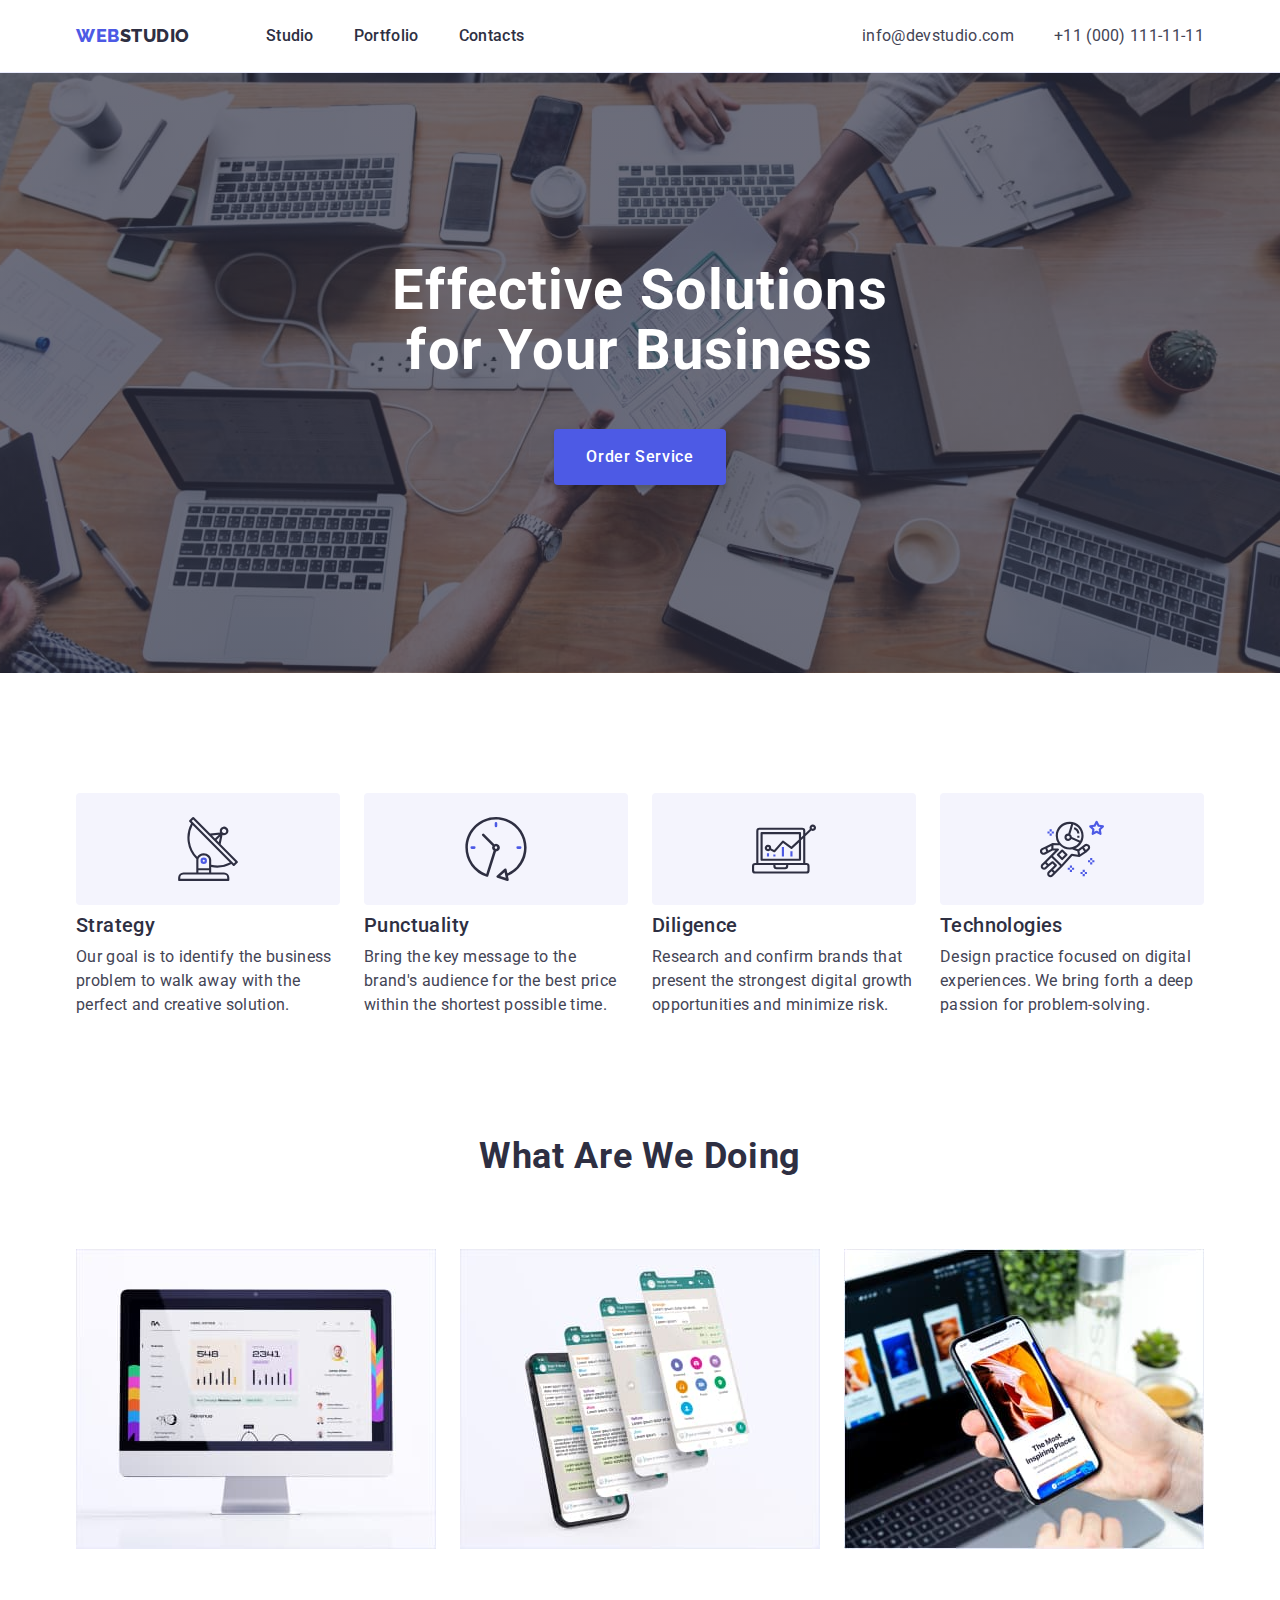
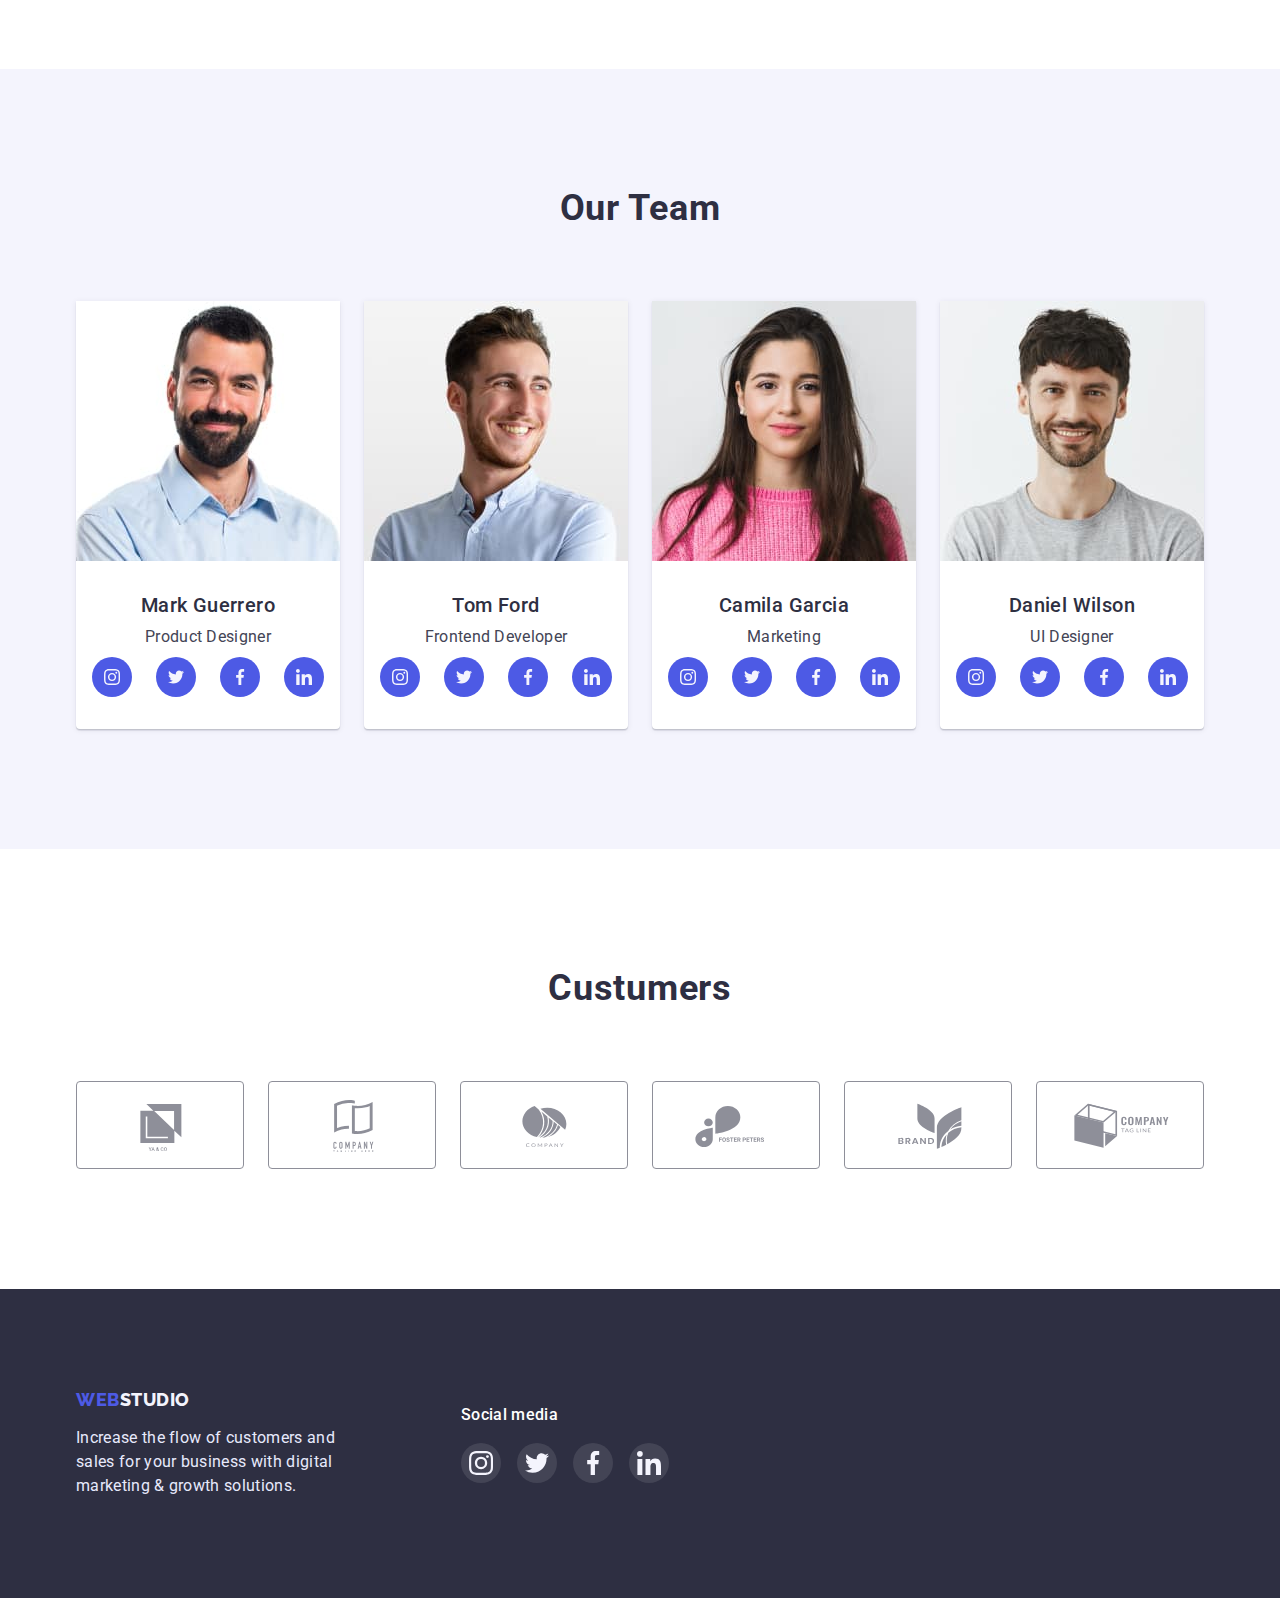
<file: index.html>
<!DOCTYPE html>
<html lang="en">
  <head>
    <meta charset="UTF-8" />
    <meta http-equiv="X-UA-Compatible" content="IE=edge" />
    <meta name="viewport" content="width=device-width, initial-scale=1.0" />
    <title>Web Studio</title>
    <link rel="preconnect" href="https://fonts.googleapis.com" />
    <link rel="preconnect" href="https://fonts.gstatic.com" crossorigin />
    <link
      href="https://fonts.googleapis.com/css2?family=Raleway:wght@800&family=Roboto:wght@400;500;700;900&display=swap"
      rel="stylesheet"
    />
    <link
      rel="stylesheet"
      href="https://cdn.jsdelivr.net/npm/modern-normalize@1.1.0/modern-normalize.min.css"
    />
    <link rel="stylesheet" href="./css/styles.css" />
  </head>
  <body>
    <header class="main-header">
      <div class="container page-header-container">
        <nav class="navigation">
          <a href="./index.html" class="logotype"
            ><span class="web">Web</span>Studio</a
          >
          <ul class="nav-list list">
            <li class="nav-item">
              <a href="./index.html" class="nav-link">Studio</a>
            </li>
            <li class="nav-item">
              <a href="./portfolio.html" class="nav-link">Portfolio</a>
            </li>
            <li class="nav-item">
              <a href="#footer" class="nav-link">Contacts</a>
            </li>
          </ul>
        </nav>
        <address class="header-contacts">
          <ul class="header-contacts-list list">
            <li class="header-contacts-item">
              <a href="mailto:info@devstudio.com" class="contact-link"
                >info@devstudio.com</a
              >
            </li>
            <li class="header-contacts-item">
              <a href="tel:+110001111111" class="contact-link"
                >+11 (000) 111-11-11</a
              >
            </li>
          </ul>
        </address>
      </div>
    </header>
    <main class="studio-page">
      <section class="hero section">
        <div class="container">
          <h1 class="hero-title">Effective Solutions for Your Business</h1>
          <button type="button" class="studio-button">Order Service</button>
        </div>
      </section>
      <section class="section-about section">
        <div class="container">
          <h2 class="visually-hidden">features</h2>
          <ul class="features-list list">
            <li class="features-list-item">
              <div class="about-icon-container">
                <svg class="about-icon" width="64" height="64">
                  <use href="./images/sprite.svg#icon-antenna"></use>
                </svg>
              </div>
              <h3 class="section-subtitle subtitle">Strategy</h3>
              <p class="section-text section-about-text">
                Our goal is to identify the business problem to walk away with
                the perfect and creative solution.
              </p>
            </li>
            <li class="features-list-item">
              <div class="about-icon-container">
                <svg class="about-icon" width="64" height="64">
                  <use href="./images/sprite.svg#icon-clock"></use>
                </svg>
              </div>
              <h3 class="section-subtitle subtitle">Punctuality</h3>
              <p class="section-text section-about-text">
                Bring the key message to the brand's audience for the best price
                within the shortest possible time.
              </p>
            </li>
            <li class="features-list-item">
              <div class="about-icon-container">
                <svg class="about-icon" width="64" height="64">
                  <use href="./images/sprite.svg#icon-diagram"></use>
                </svg>
              </div>
              <h3 class="section-subtitle subtitle">Diligence</h3>
              <p class="section-text section-about-text">
                Research and confirm brands that present the strongest digital
                growth opportunities and minimize risk.
              </p>
            </li>
            <li class="features-list-item">
              <div class="about-icon-container">
                <svg class="about-icon" width="64" height="64">
                  <use href="./images/sprite.svg#icon-astronaut"></use>
                </svg>
              </div>
              <h3 class="section-subtitle subtitle">Technologies</h3>
              <p class="section-text section-about-text">
                Design practice focused on digital experiences. We bring forth a
                deep passion for problem-solving.
              </p>
            </li>
          </ul>
        </div>
      </section>
      <section class="img-section">
        <div class="container">
          <h2 class="section-title title">What are we doing</h2>
          <ul class="img-list list">
            <li class="img-list-item">
              <img
                src="./images/img1.jpg"
                alt="functions"
                width="360"
                height="300"
              />
            </li>
            <li class="img-list-item">
              <img
                src="./images/img2.jpg"
                alt="functions"
                width="360"
                height="300"
              />
            </li>
            <li class="img-list-item">
              <img
                src="./images/img3.jpg"
                alt="functions"
                width="360"
                height="300"
              />
            </li>
          </ul>
        </div>
      </section>
      <section class="team section">
        <div class="container">
          <h2 class="section-title title">Our Team</h2>
          <ul class="team-list list">
            <li class="team-list-item">
              <img
                src="./images/team1.jpg"
                alt="team"
                width="264"
                height="260"
              />
              <div class="team-card-container">
                <h3 class="section-subtitle subtitle">Mark Guerrero</h3>
                <p class="section-text team-section-text">Product Designer</p>
                <ul class="team-sicial-list list">
                  <li class="team-social-list-item">
                    <a
                      class="team-social-list-link"
                      href="https://www.instagram.com/instagram/"
                      target="_blank"
                    >
                      <svg class="team-social-list-icon" width="16" height="16">
                        <use href="./images/sprite.svg#instagram"></use>
                      </svg>
                    </a>
                  </li>
                  <li class="team-social-list-item">
                    <a
                      class="team-social-list-link"
                      href="https://twitter.com/twitter?lang=uk"
                      target="_blank"
                    >
                      <svg class="team-social-list-icon" width="16" height="16">
                        <use href="./images/sprite.svg#twitter"></use>
                      </svg>
                    </a>
                  </li>
                  <li class="team-social-list-item">
                    <a
                      class="team-social-list-link"
                      href="https://www.facebook.com"
                      target="_blank"
                    >
                      <svg class="team-social-list-icon" width="16" height="16">
                        <use href="./images/sprite.svg#facebook"></use>
                      </svg>
                    </a>
                  </li>
                  <li class="team-social-list-item">
                    <a
                      class="team-social-list-link"
                      href="https://www.linkedin.com"
                      target="_blank"
                    >
                      <svg class="team-social-list-icon" width="16" height="16">
                        <use href="./images/sprite.svg#linkedin"></use>
                      </svg>
                    </a>
                  </li>
                </ul>
              </div>
            </li>
            <li class="team-list-item">
              <img
                src="./images/team2.jpg"
                alt="team"
                width="264"
                height="260"
              />
              <div class="team-card-container">
                <h3 class="section-subtitle subtitle">Tom Ford</h3>
                <p class="section-text team-section-text">Frontend Developer</p>
                <ul class="team-sicial-list list">
                  <li class="team-social-list-item">
                    <a
                      class="team-social-list-link"
                      href="https://www.instagram.com/instagram/"
                      target="_blank"
                    >
                      <svg class="team-social-list-icon" width="16" height="16">
                        <use href="./images/sprite.svg#instagram"></use>
                      </svg>
                    </a>
                  </li>
                  <li class="team-social-list-item">
                    <a
                      class="team-social-list-link"
                      href="https://twitter.com/twitter?lang=uk"
                      target="_blank"
                    >
                      <svg class="team-social-list-icon" width="16" height="16">
                        <use href="./images/sprite.svg#twitter"></use>
                      </svg>
                    </a>
                  </li>
                  <li class="team-social-list-item">
                    <a
                      class="team-social-list-link"
                      href="https://www.facebook.com"
                      target="_blank"
                    >
                      <svg class="team-social-list-icon" width="16" height="16">
                        <use href="./images/sprite.svg#facebook"></use>
                      </svg>
                    </a>
                  </li>
                  <li class="team-social-list-item">
                    <a
                      class="team-social-list-link"
                      href="https://www.linkedin.com"
                      target="_blank"
                    >
                      <svg class="team-social-list-icon" width="16" height="16">
                        <use href="./images/sprite.svg#linkedin"></use>
                      </svg>
                    </a>
                  </li>
                </ul>
              </div>
            </li>
            <li class="team-list-item">
              <img
                src="./images/team3.jpg"
                alt="team"
                width="264"
                height="260"
              />
              <div class="team-card-container">
                <h3 class="section-subtitle subtitle">Camila Garcia</h3>
                <p class="section-text team-section-text">Marketing</p>
                <ul class="team-sicial-list list">
                  <li class="team-social-list-item">
                    <a
                      class="team-social-list-link"
                      href="https://www.instagram.com/instagram/"
                      target="_blank"
                    >
                      <svg class="team-social-list-icon" width="16" height="16">
                        <use href="./images/sprite.svg#instagram"></use>
                      </svg>
                    </a>
                  </li>
                  <li class="team-social-list-item">
                    <a
                      class="team-social-list-link"
                      href="https://twitter.com/twitter?lang=uk"
                      target="_blank"
                    >
                      <svg class="team-social-list-icon" width="16" height="16">
                        <use href="./images/sprite.svg#twitter"></use>
                      </svg>
                    </a>
                  </li>
                  <li class="team-social-list-item">
                    <a
                      class="team-social-list-link"
                      href="https://www.facebook.com"
                      target="_blank"
                    >
                      <svg class="team-social-list-icon" width="16" height="16">
                        <use href="./images/sprite.svg#facebook"></use>
                      </svg>
                    </a>
                  </li>
                  <li class="team-social-list-item">
                    <a
                      class="team-social-list-link"
                      href="https://www.linkedin.com"
                      target="_blank"
                    >
                      <svg class="team-social-list-icon" width="16" height="16">
                        <use href="./images/sprite.svg#linkedin"></use>
                      </svg>
                    </a>
                  </li>
                </ul>
              </div>
            </li>
            <li class="team-list-item">
              <img
                src="./images/team4.jpg"
                alt="team"
                width="264"
                height="260"
              />
              <div class="team-card-container">
                <h3 class="section-subtitle subtitle">Daniel Wilson</h3>
                <p class="section-text team-section-text">UI Designer</p>
                <ul class="team-sicial-list list">
                  <li class="team-social-list-item">
                    <a
                      class="team-social-list-link"
                      href="https://www.instagram.com/instagram/"
                      target="_blank"
                    >
                      <svg class="team-social-list-icon" width="16" height="16">
                        <use href="./images/sprite.svg#instagram"></use>
                      </svg>
                    </a>
                  </li>
                  <li class="team-social-list-item">
                    <a
                      class="team-social-list-link"
                      href="https://twitter.com/twitter?lang=uk"
                      target="_blank"
                    >
                      <svg class="team-social-list-icon" width="16" height="16">
                        <use href="./images/sprite.svg#twitter"></use>
                      </svg>
                    </a>
                  </li>
                  <li class="team-social-list-item">
                    <a
                      class="team-social-list-link"
                      href="https://www.facebook.com"
                      target="_blank"
                    >
                      <svg class="team-social-list-icon" width="16" height="16">
                        <use href="./images/sprite.svg#facebook"></use>
                      </svg>
                    </a>
                  </li>
                  <li class="team-social-list-item">
                    <a
                      class="team-social-list-link"
                      href="https://www.linkedin.com"
                      target="_blank"
                    >
                      <svg class="team-social-list-icon" width="16" height="16">
                        <use href="./images/sprite.svg#linkedin"></use>
                      </svg>
                    </a>
                  </li>
                </ul>
              </div>
            </li>
          </ul>
        </div>
      </section>
      <section class="section-customers section">
        <div class="container">
          <h2 class="section-title title">Custumers</h2>
          <ul class="customers-list list">
            <li class="customers-list-item">
              <a href="" class="customers-list-link">
                <svg class="customer-list-icon" width="104" height="56">
                  <use href="./images/sprite.svg#icon-logo"></use>
                </svg>
              </a>
            </li>
            <li class="customers-list-item">
              <a href="" class="customers-list-link">
                <svg class="customer-list-icon" width="104" height="56">
                  <use href="./images/sprite.svg#icon-logo-1"></use>
                </svg>
              </a>
            </li>
            <li class="customers-list-item">
              <a href="" class="customers-list-link">
                <svg class="customer-list-icon" width="104" height="56">
                  <use href="./images/sprite.svg#icon-logo-2"></use>
                </svg>
              </a>
            </li>
            <li class="customers-list-item">
              <a href="" class="customers-list-link">
                <svg class="customer-list-icon" width="104" height="56">
                  <use href="./images/sprite.svg#icon-logo-3"></use>
                </svg>
              </a>
            </li>
            <li class="customers-list-item">
              <a href="" class="customers-list-link">
                <svg class="customer-list-icon" width="104" height="56">
                  <use href="./images/sprite.svg#icon-logo-4"></use>
                </svg>
              </a>
            </li>
            <li class="customers-list-item">
              <a href="" class="customers-list-link">
                <svg class="customer-list-icon" width="104" height="56">
                  <use href="./images/sprite.svg#icon-logo-5"></use>
                </svg>
              </a>
            </li>
          </ul>
        </div>
      </section>
    </main>
    <footer class="footer" id="footer">
      <div class="container footer-container">
        <div class="footer-text-container">
          <a href="./index.html" class="logotype-footer"
            ><span class="web">Web</span>Studio</a
          >
          <p class="footer-info">
            Increase the flow of customers and sales for your business with
            digital marketing & growth solutions.
          </p>
        </div>
        <div class="footer-social-list-container">
          <h3 class="footer-social-list-suptitle">Social media</h3>
          <ul class="footer-social-list list">
            <li class="footer-social-list-item">
              <a
                href="https://www.instagram.com/instagram/"
                class="footer-social-list-link"
                target="_blank"
              >
                <svg class="footer-social-list-icon" width="24" height="24">
                  <use href="./images/sprite.svg#instagram"></use>
                </svg>
              </a>
            </li>
            <li class="footer-social-list-item">
              <a
                href="https://twitter.com/twitter?lang=uk"
                class="footer-social-list-link"
                target="_blank"
              >
                <svg class="footer-social-list-icon" width="24" height="24">
                  <use href="./images/sprite.svg#twitter"></use>
                </svg>
              </a>
            </li>
            <li class="footer-social-list-item">
              <a
                href="https://www.facebook.com"
                class="footer-social-list-link"
                target="_blank"
              >
                <svg class="footer-social-list-icon" width="24" height="24">
                  <use href="./images/sprite.svg#facebook"></use>
                </svg>
              </a>
            </li>
            <li class="footer-social-list-item">
              <a
                href="https://www.linkedin.com"
                class="footer-social-list-link"
                target="_blank"
              >
                <svg class="footer-social-list-icon" width="24" height="24">
                  <use href="./images/sprite.svg#linkedin"></use>
                </svg>
              </a>
            </li>
          </ul>
        </div>
      </div>
    </footer>
  </body>
</html>
</file>
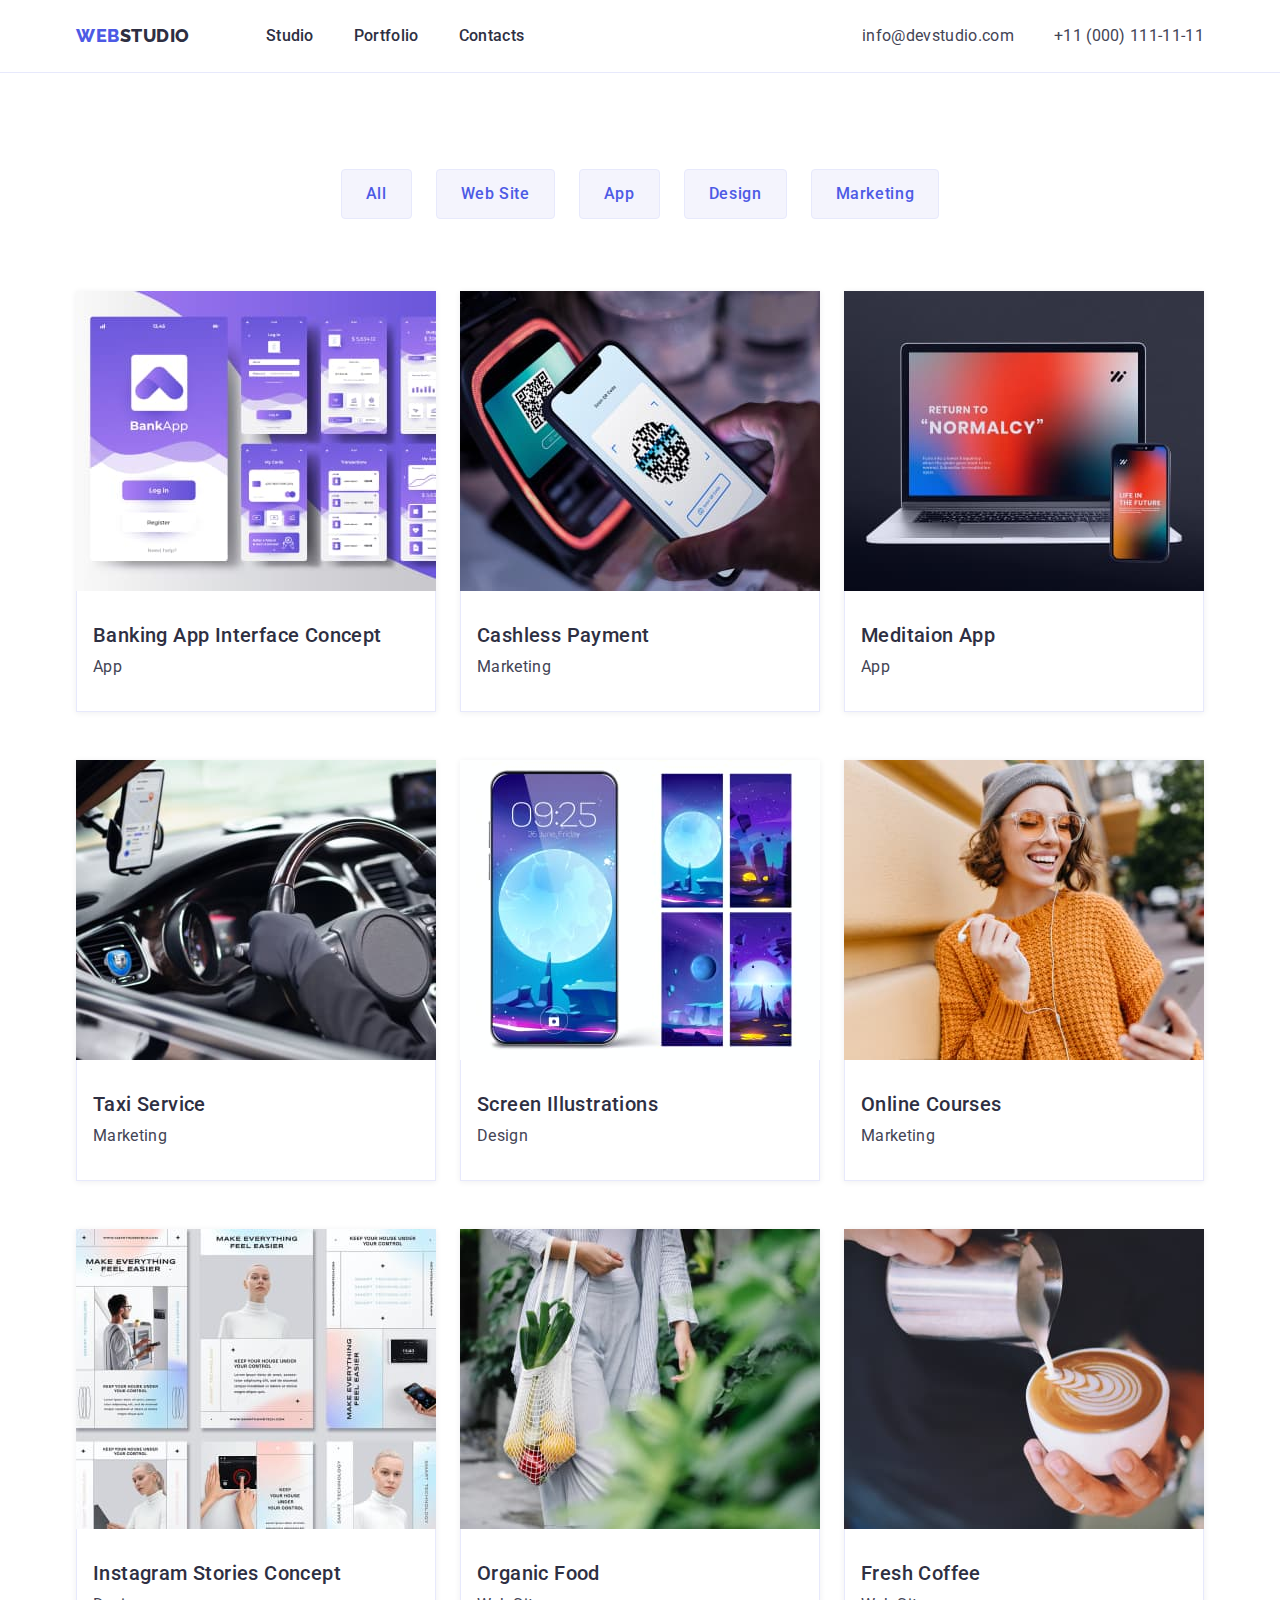
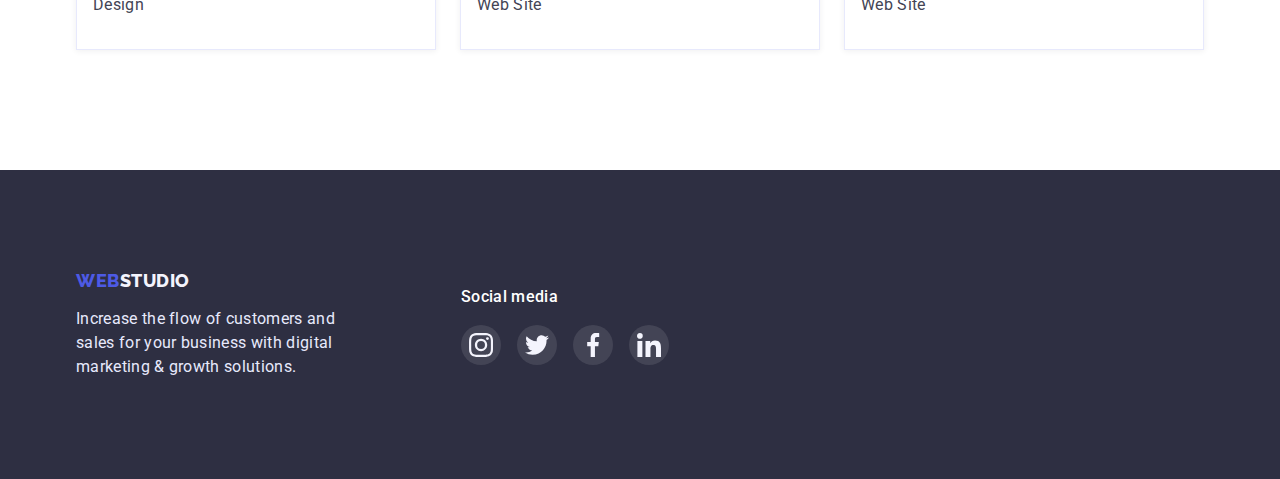
<file: portfolio.html>
<!DOCTYPE html>
<html lang="en">
  <head>
    <meta charset="UTF-8" />
    <meta http-equiv="X-UA-Compatible" content="IE=edge" />
    <meta name="viewport" content="width=device-width, initial-scale=1.0" />
    <title>Web Studio</title>
    <link rel="preconnect" href="https://fonts.googleapis.com" />
    <link rel="preconnect" href="https://fonts.gstatic.com" crossorigin />
    <link
      href="https://fonts.googleapis.com/css2?family=Raleway:wght@800&family=Roboto:wght@400;500;700;900&display=swap"
      rel="stylesheet"
    />
<link rel="stylesheet" href="https://cdn.jsdelivr.net/npm/modern-normalize@1.1.0/modern-normalize.min.css">
    <link rel="stylesheet" href="./css/styles.css" />
  </head>
  <body>
    <header class="main-header">
      <div class="container page-header-container">
        <nav class="navigation">
          <a href="./index.html" class="logotype"
            ><span class="web">Web</span>Studio</a
          >
          <ul class="nav-list list">
            <li class="nav-item">
              <a href="./index.html" class="nav-link">Studio</a>
            </li>
            <li class="nav-item">
              <a href="./portfolio.html" class="nav-link">Portfolio</a>
            </li>
            <li class="nav-item">
              <a href="#footer" class="nav-link">Contacts</a>
            </li>
          </ul>
        </nav>
        <address class="header-contacts">
          <ul class="header-contacts-list list">
            <li class="header-contacts-item">
              <a href="mailto:info@devstudio.com" class="contact-link"
                >info@devstudio.com</a
              >
            </li>
            <li class="header-contacts-item">
              <a href="tel:+110001111111" class="contact-link"
                >+11 (000) 111-11-11</a
              >
            </li>
          </ul>
        </address>
      </div>
    </header>
    <main class="portfolio-main">
      <section class="portfolio section">
        <div class="container">
        <h1 class="visually-hidden">All types of our projects</h1>
        <ul class="portfolio-nav-list list">
          <li class="portfolio-nav-item">
            <button class="filter-button" type="button">All</button>
          </li>
          <li class="portfolio-nav-item">
            <button class="filter-button" type="button">Web Site</button>
          </li>
          <li class="portfolio-nav-item">
            <button class="filter-button" type="button">App</button>
          </li>
          <li class="portfolio-nav-item">
            <button class="filter-button" type="button">Design</button>
          </li>
          <li class="portfolio-nav-item">
            <button class="filter-button" type="button">Marketing</button>
          </li>
        </ul>
        <ul class="projects-list list">
          <li class="projects-list-item">
            <a class="projects-list-link" href="">
            <img
              src="./images/bankapp.jpg"
              alt="Banking App"
            />
            <div class="portfolio-card-container">
            <h2 class="section-subtitle subtitle">Banking App Interface Concept</h3>
            <p class="section-text">App</p>
            </div>
            </a>
          </li>
          <li class="projects-list-item">
            <a class="projects-list-link" href="">
            <img
              src="./images/cashmarketing.jpg"
              alt="Cashless Payment"
            />
            <div class="portfolio-card-container">
            <h2 class="section-subtitle subtitle">Cashless Payment</h3>
            <p class="section-text">Marketing</p>
            </div>
            </a>
          </li>
          <li class="projects-list-item">
            <a class="projects-list-link" href="">
            <img
              src="./images/mediapp.jpg"
              alt="Meditaion App"
            />
            <div class="portfolio-card-container">
            <h2 class="section-subtitle subtitle">Meditaion App</h3>
            <p class="section-text">App</p>
            </div>
            </a>
          </li>
          <li class="projects-list-item">
            <a class="projects-list-link" href="">
            <img
              src="./images/taxserv.jpg"
              alt="Taxi Service"
            />
            <div class="portfolio-card-container">
            <h2 class="section-subtitle subtitle">Taxi Service</h3>
            <p class="section-text">Marketing</p>
            </div>
            </a>
          </li>
          <li class="projects-list-item">
            <a class="projects-list-link" href="">
            <img
              src="./images/scrillust.jpg"
              alt="Screen Illustrations"
            />
            <div class="portfolio-card-container">
            <h2 class="section-subtitle subtitle">Screen Illustrations</h3>
            <p class="section-text">Design</p>
            </div>
            </a>
          </li>
          <li class="projects-list-item">
            <a class="projects-list-link" href="">
            <img
              src="./images/onlcours.jpg"
              alt="Online Courses"
            />
            <div class="portfolio-card-container">
            <h2 class="section-subtitle subtitle">Online Courses</h3>
            <p class="section-text">Marketing</p>
            </div>
            </a>
          </li>
          <li class="projects-list-item">
            <a class="projects-list-link" href="">
            <img
              src="./images/inststconc.jpg"
              alt="Instagram Stories Concept"
            />
            <div class="portfolio-card-container">
            <h2 class="section-subtitle subtitle">Instagram Stories Concept</h3>
            <p class="section-text">Design</p>
            </div>
            </a>
          </li>
          <li class="projects-list-item">
            <a class="projects-list-link" href="">
            <img
              src="./images/orgfoodsite.jpg"
              alt="Organic Food"
            />
            <div class="portfolio-card-container">
            <h2 class="section-subtitle subtitle">Organic Food</h3>
            <p class="section-text">Web Site</p>
            </div>
            </a>
          </li>
          <li class="projects-list-item">
            <a class="projects-list-link" href="">
            <img
              src="./images/coffesite.jpg"
              alt="Fresh Coffee"
            />
            <div class="portfolio-card-container">
            <h2 class="section-subtitle subtitle">Fresh Coffee</h3>
            <p class="section-text">Web Site</p>
            </div>
            </a>
          </li>
        </ul>
        </div>
      </section>
    </main>
<footer class="footer" id="footer">
      <div class="container footer-container">
        <div class="footer-text-container">
          <a href="./index.html" class="logotype-footer"
            ><span class="web">Web</span>Studio</a
          >
          <p class="footer-info">
            Increase the flow of customers and sales for your business with
            digital marketing & growth solutions.
          </p>
        </div>
        <div class="footer-social-list-container">
          <h3 class="footer-social-list-suptitle">Social media</h3>
          <ul class="footer-social-list list">
            <li class="footer-social-list-item">
              <a href="https://www.instagram.com/instagram/" class="footer-social-list-link" target="_blank">
                <svg class="footer-social-list-icon" width="24" height="24">
                  <use href="./images/sprite.svg#instagram"></use>
                </svg>
              </a>
            </li>
            <li class="footer-social-list-item">
              <a href="https://twitter.com/twitter?lang=uk" class="footer-social-list-link" target="_blank">
                <svg class="footer-social-list-icon" width="24" height="24">
                  <use href="./images/sprite.svg#twitter"></use>
                </svg>
              </a>
            </li>
            <li class="footer-social-list-item">
              <a href="https://www.facebook.com" class="footer-social-list-link" target="_blank">
                <svg class="footer-social-list-icon" width="24" height="24">
                  <use href="./images/sprite.svg#facebook"></use>
                </svg>
              </a>
            </li>
            <li class="footer-social-list-item">
              <a href="https://www.linkedin.com" class="footer-social-list-link" target="_blank">
                <svg class="footer-social-list-icon" width="24" height="24">
                  <use href="./images/sprite.svg#linkedin"></use>
                </svg>
              </a>
            </li>
          </ul>
        </div>
      </div>
    </footer>
  </body>
</html>
</file>
<file: css/styles.css>
:root {
  --main-color: #2e2f42;
  --text-color: #434455;
  --white-color: #ffffff;
  --accent-color: #4d5ae5;
}
body {
  font-family: "Roboto", sans-serif;
  background-color: var(--white-color);
  font-size: 16px;
}
.list {
  list-style: none;
}
a {
  text-decoration: none;
}
h1,
h2,
h3,
h4,
p {
  margin-top: 0;
  margin-bottom: 0;
}
ul {
  margin-top: 0;
  margin-bottom: 0;
  padding-left: 0;
}
img {
  display: block;
}
.container {
  max-width: 1158px;
  margin-right: auto;
  margin-left: auto;
  padding-right: 15px;
  padding-left: 15px;
}
.section {
  padding-top: 120px;
  padding-bottom: 120px;
}
.pb {
  padding-bottom: 120px;
}
.subtitle {
  margin-bottom: 8px;
}
.title {
  margin-bottom: 72px;
}
.visually-hidden {
  position: absolute;
  white-space: nowrap;
  width: 1px;
  height: 1px;
  overflow: hidden;
  border: 0;
  padding: 0;
  clip: rect(0 0 0 0);
  clip-path: inset(50%);
  margin: -1px;
}
/* ================== COMPONENTS ================== */
.web {
  color: var(--accent-color);
}
.logotype {
  font-family: "Raleway";
  font-weight: 800;
  font-size: 18px;
  line-height: 1.33;
  letter-spacing: 0.03em;
  text-transform: uppercase;
  color: var(--main-color);
  margin-right: 76px;
}
.logotype-footer {
  font-family: "Raleway";
  font-weight: 800;
  font-size: 18px;
  line-height: 1.17;
  letter-spacing: 0.03em;
  text-transform: uppercase;
  color: #f4f4fd;
  display: block;
  margin-bottom: 16px;
}
.section-subtitle {
  font-weight: 500;
  font-size: 20px;
  line-height: 1.2;
  letter-spacing: 0.02em;
  color: var(--main-color);
}
.section-text {
  line-height: 1.5;
  letter-spacing: 0.02em;
  color: var(--text-color);
}
.section-title {
  font-size: 36px;
  line-height: 1.11;
  text-align: center;
  letter-spacing: 0.02em;
  text-transform: capitalize;
  color: var(--main-color);
}
/* ================== /COMPONENTS ================== */

/* ==================HEADER================== */
.page-header-container {
  display: flex;
  align-items: center;
}
.navigation {
  display: flex;
  align-items: center;
  margin-right: auto;
}
.nav-list {
  display: flex;
  align-items: center;
}
.header-contacts-list {
  display: flex;
  align-items: center;
}
.nav-item:not(:last-child) {
  margin-right: 40px;
}
.header-contacts-item:not(:last-child) {
  margin-right: 40px;
}
.main-header {
  padding-top: 24px;
  padding-bottom: 24px;
  border-bottom: 1px solid #e7e9fc;
}
.nav-link {
  font-weight: 500;
  line-height: 1.5;
  letter-spacing: 0.02em;
  color: var(--main-color);
}

.nav-link:hover,
.nav-link:focus {
  color: #404bbf;
}

.contact-link {
  font-style: normal;
  line-height: 1.5;
  letter-spacing: 0.02em;
  color: var(--text-color);
}
.contact-link:hover,
.contact-link:focus {
  color: #404bbf;
}
/* ================== /HEADER ================== */
/* ================== HERO ==================== */
.hero {
  background: var(--main-color);
  padding-top: 188px;
  padding-bottom: 188px;
  text-align: center;
  background-image: linear-gradient(
      rgba(46, 47, 66, 0.7),
      rgba(46, 47, 66, 0.7)
    ),
    url("../images/bg.jpg");
  background-repeat: no-repeat;
  background-position: center center;
  background-size: cover;
  max-width: 1440px;
  margin: 0 auto;
}
.hero-title {
  font-size: 56px;
  line-height: 1.07;
  text-align: center;
  letter-spacing: 0.02em;
  color: var(--white-color);
  max-width: 500px;
  margin-bottom: 48px;
  margin-right: auto;
  margin-left: auto;
}
.studio-button {
  font-weight: 500;
  font-size: 16px;
  line-height: 1.5;
  letter-spacing: 0.04em;
  color: #ffffff;
  background: var(--accent-color);
  cursor: pointer;
  box-shadow: 0px 4px 4px rgba(0, 0, 0, 0.15);
  border-radius: 4px;
  padding: 16px 32px;
  border: none;
}
.studio-button:hover,
.studio-button:focus {
  background-color: #404bbf;
}
/* ================== /HERO ==================== */
/* ================== SECTION-ABOUT ==================== */
.features-list {
  display: flex;
}
.features-list-item:not(:last-child) {
  margin-right: 24px;
}
.section-about-text {
  max-width: 265px;
}
.about-icon-container {
  display: flex;
  justify-content: center;
  align-items: center;
  width: 264px;
  height: 112px;
  background: #f4f4fd;
  border-radius: 4px;
  margin-bottom: 8px;
}
/* ================== /SECTION-ABOUT ==================== */
/* ================== IMG-SECTION ==================== */
.img-section {
  padding-bottom: 120px;
}
.img-list {
  display: flex;
  justify-content: space-between;
}
/* ================== /IMG-SECTION ==================== */
/* ================== TEAM ==================== */
.team-list {
  display: flex;
  flex-wrap: wrap;
  gap: 24px;
}
.team {
  background: #f4f4fd;
}
.team-list-item {
  background: var(--white-color);
  box-shadow: 0px 1px 6px rgba(46, 47, 66, 0.08),
    0px 1px 1px rgba(46, 47, 66, 0.16), 0px 2px 1px rgba(46, 47, 66, 0.08);
  border-radius: 0px 0px 4px 4px;
}
.team-card-container {
  padding: 32px 0;
  text-align: center;
}
.team-section-text {
  margin-bottom: 8px;
}
.team-sicial-list {
  display: flex;
  justify-content: center;
  column-gap: 24px;
}
.team-social-list-link {
  display: flex;
  justify-content: center;
  align-items: center;
  width: 40px;
  height: 40px;
  border-radius: 50%;
  background-color: #4d5ae5;
}
.team-social-list-link:hover,
.team-social-list-link:focus {
  background-color: #404bbf;
}
/* ================== /TEAM ==================== */
/* ================== CUSTOMERS ==================== */
.customers-list {
  display: flex;
  justify-content: center;
  column-gap: 24px;
}
.customers-list-item {
  width: 168px;
}
.customers-list-link {
  display: flex;
  justify-content: center;
  align-items: center;
  border: 1px solid #8e8f99;
  border-radius: 4px;
  width: 100%;
  height: 88px;
  fill: #8e8f99;
}
.customers-list-link:hover,
.customers-list-link:focus {
  border: 1px solid #404bbf;
  fill: #404bbf;
}
/* ================== /CUSTOMERS ==================== */
/* ================== FOOTER ==================== */
.footer {
  background: var(--main-color);
  padding: 100px 0;
}
.footer-container {
  display: flex;
  align-items: center;
}
.footer-text-container {
  margin-right: 120px;
}
.footer-info {
  line-height: 1.5;
  letter-spacing: 0.02em;
  color: #e7e9fc;
  max-width: 265px;
}
.footer-social-list {
  display: flex;
  column-gap: 16px;
}
.footer-social-list-link {
  display: flex;
  justify-content: center;
  align-items: center;
  width: 40px;
  height: 40px;
  border-radius: 50%;
  background-color: rgba(255, 255, 255, 0.1);
}
.footer-social-list-link:hover,
.footer-social-list-link:focus {
  background-color: #31d0aa;
}
.footer-social-list-suptitle {
  font-weight: 500;
  font-size: 16px;
  line-height: 1.5;
  letter-spacing: 0.02em;
  color: var(--white-color);
  margin-bottom: 16px;
}
/* ================== /FOOTER ==================== */
.filter-button {
  background: #f4f4fd;
  font-weight: 500;
  line-height: 1.5;
  display: flex;
  align-items: center;
  text-align: center;
  letter-spacing: 0.04em;
  color: var(--accent-color);
  cursor: pointer;
  border: 1px solid #e7e9fc;
  border-radius: 4px;
  padding: 12px 24px;
}
.filter-button:hover,
.filter-button:focus {
  background: #404bbf;
  color: #ffffff;
  box-shadow: 0px 3px 1px rgba(0, 0, 0, 0.1), 0px 2px 1px rgba(0, 0, 0, 0.08),
    0px 2px 2px rgba(0, 0, 0, 0.12);
  border-color: transparent;
}
.portfolio {
  padding-top: 96px;
}
.portfolio-nav-list {
  display: flex;
  justify-content: center;
  margin-bottom: 72px;
}
.portfolio-nav-item:not(:last-child) {
  margin-right: 24px;
}
.projects-list {
  display: flex;
  flex-wrap: wrap;
  column-gap: 24px;
  row-gap: 48px;
}
.projects-list-link {
  display: block;
  flex-basis: calc((100% - 48px) / 3);
  box-shadow: 0px 1px 6px rgba(46, 47, 66, 0.08);
}
.projects-list-link:hover,
.projects-list-link:focus {
  box-shadow: 0px 1px 6px rgba(46, 47, 66, 0.08),
    0px 1px 1px rgba(46, 47, 66, 0.16), 0px 2px 1px rgba(46, 47, 66, 0.08);
}
.portfolio-card-container {
  padding-top: 32px;
  padding-bottom: 32px;
  padding-left: 16px;
  border-right: 1px solid #e7e9fc;
  border-left: 1px solid #e7e9fc;
  border-bottom: 1px solid #e7e9fc;
}
</file>
